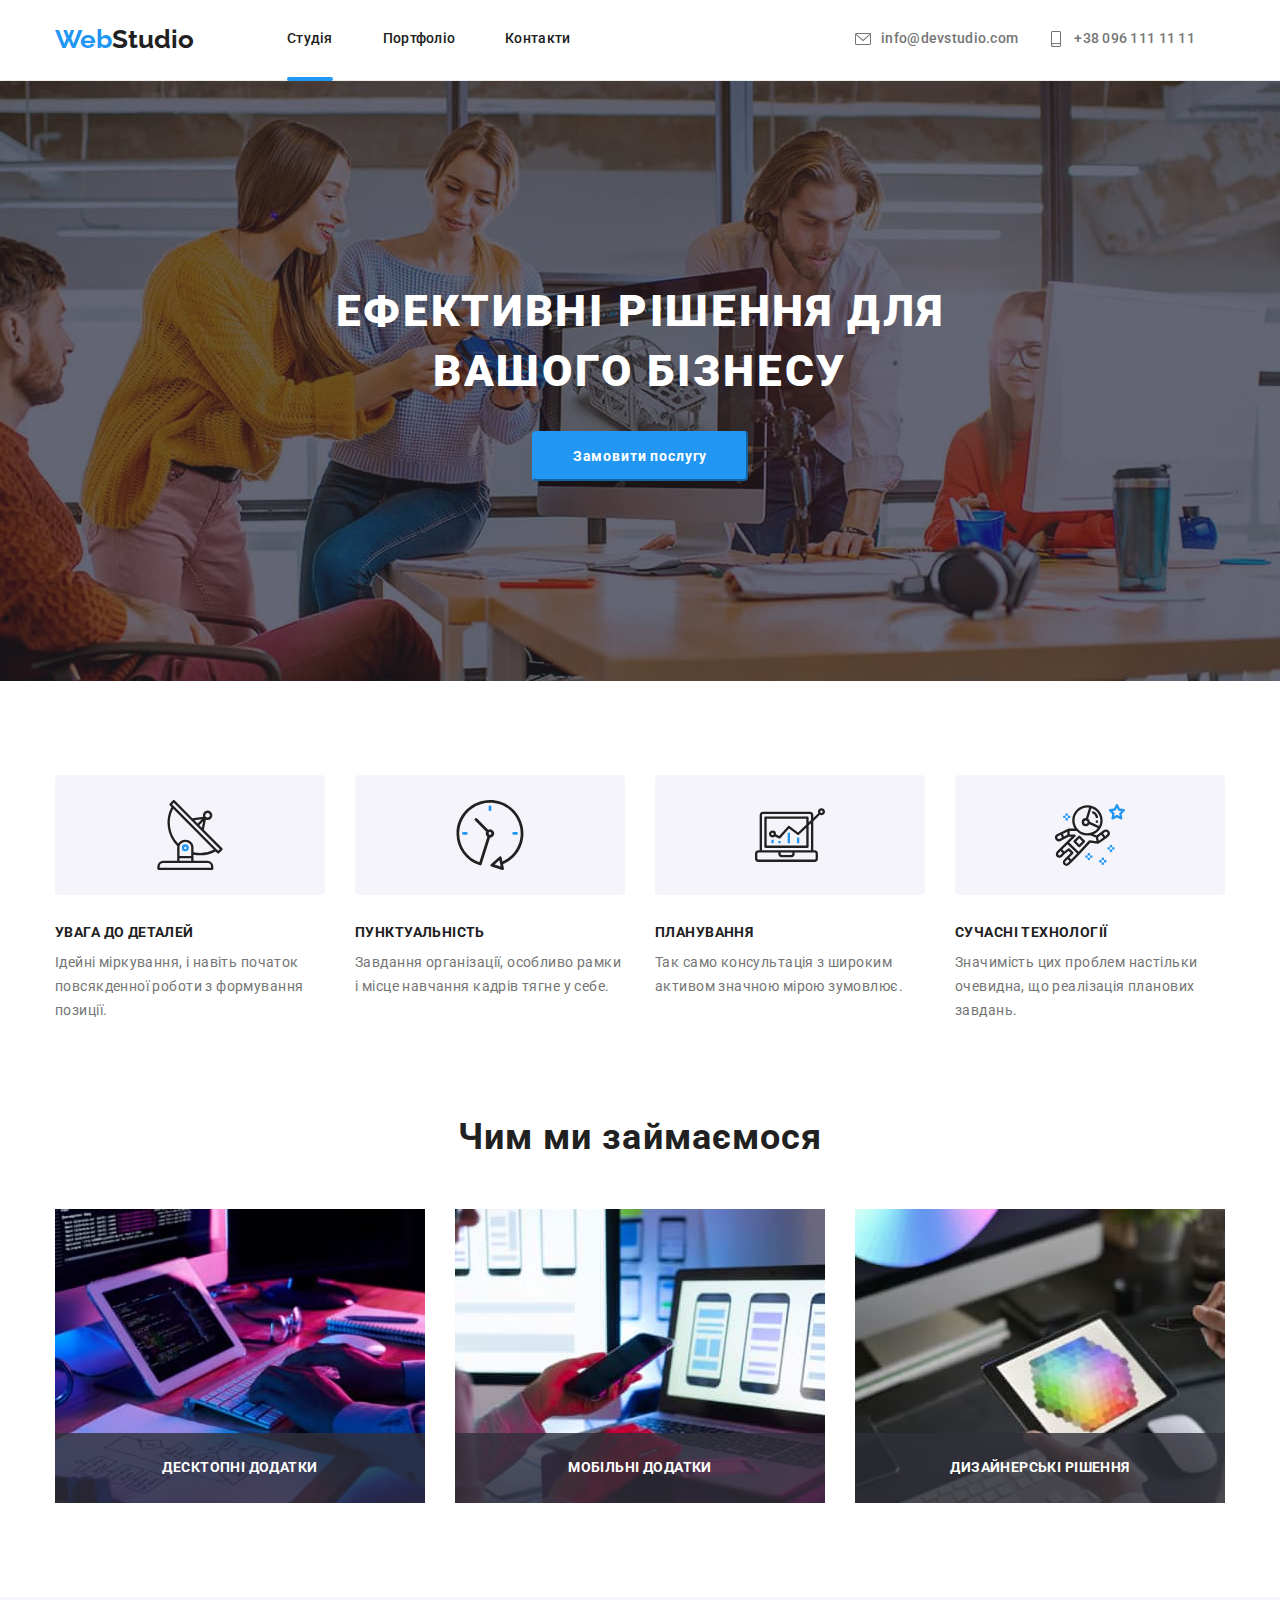
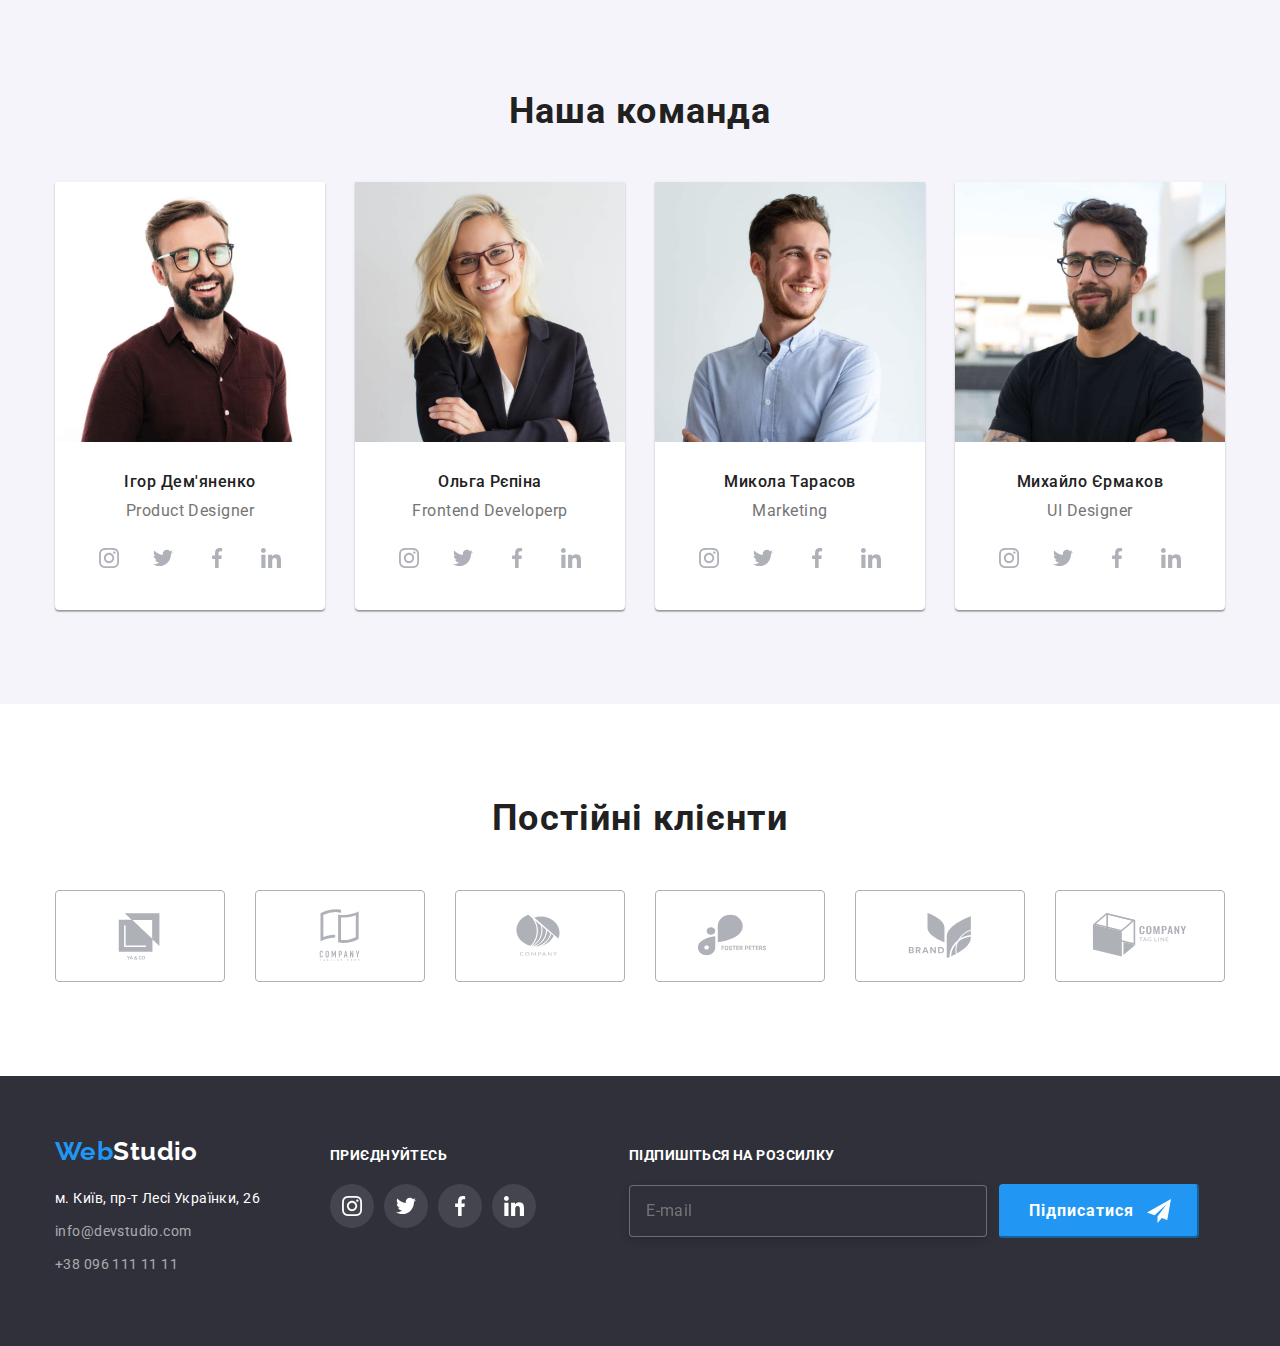
<file: index.html>
<!DOCTYPE html>
<html lang="uk">

<head>
    <meta charset="UTF-8">
    <meta http-equiv="X-UA-Compatible" content="IE=edge">
    <meta name="viewport" content="width=device-width, initial-scale=1.0">
    <link rel="preconnect" href="https://fonts.googleapis.com">
    <link rel="preconnect" href="https://fonts.gstatic.com" crossorigin>
    <link
        href="https://fonts.googleapis.com/css2?family=Raleway:wght@700&family=Roboto:wght@400;500;700;900&display=swap"
        rel="stylesheet">
    <!-- Спочатку нормалізатор -->
    <link rel="stylesheet"
        href="https://cdnjs.cloudflare.com/ajax/libs/modern-normalize/1.0.0/modern-normalize.min.css">
    <!-- В нормалізаторі modern-normalize за замовчуванням заданий глобальний border-box  в своїх стилях його можна не
        вказувати. -->
    <!-- Потім мої стилі -->
    <link rel="stylesheet" href="./css/styles.css" />
    <title>WebStudio</title>
</head>

<body>
    <!------------------------------- Header ------------------->
    <header class="header">
        <div class="container">
            <div class="container-header">
                <nav class="nav-sait">
                    <a class="logo link" href="./index.html" lang="en"><span class="logo-accent">Web</span>Studio</a>
                    <ul class="nav list">
                        <li class="nav-item"><a class="nav-link" href="./index.html">Студія</a> </li>
                        <li><a class="nav-link" href="./portfolio.html">Портфоліо</a> </li>
                        <li><a class="nav-link" href="#">Контакти</a> </li>
                    </ul>
                </nav>
                <div class="header-conect">
                    <ul class="conect list">
                        <li class="conect-item">
                            <a class="conect link" href="mailto:info@devstudio.com">
                                <svg class="conect-icon" width="16" height="16">
                                    <use href="./images/symbol-defs.svg#icon-envelope"></use>
                                </svg>info@devstudio.com</a>
                        </li>
                        <li class="conect-item">
                            <a class="conect link" href="tel:+380961111111">
                                <svg class="conect-icon" width="16" height="16">
                                    <use href="./images/symbol-defs.svg#icon-smartphone"></use>
                                </svg>+38 096 111 11 11</a>
                        </li>
                    </ul>
                </div>
            </div>
        </div>
    </header>

    <main>
        <!------------------ section Hero------------------->
        <section class="hero">
            <h1 class="hero-title">Ефективні рішення для вашого бізнесу</h1>
            <button class="hero-button" type="button" data-modal-open>Замовити послугу</button>
        </section>
        <!---------------------section benefits ------------------->
        <section class="section">
            <div class="container">
                <!-- ЗАХОВАТИ ЗАГОЛОВОК -->
                <h2 class="visually-hidden">Наші переваги</h2>
                <ul class="list benefits">
                    <li class="benefits-item icon-detail">
                        <h3 class="benefits-title">Увага до деталей</h3>
                        <p class="benefits-text">Ідейні міркування, і навіть початок повсякденної роботи з формування
                            позиції.</p>
                    </li>
                    <li class="benefits-item icon-punctuality">
                        <h3 class="benefits-title">Пунктуальність</h3>
                        <p class="benefits-text">Завдання організації, особливо рамки і місце навчання кадрів тягне у
                            себе.</p>
                    </li>
                    <li class="benefits-item icon-time">
                        <h3 class="benefits-title">Планування</h3>
                        <p class="benefits-text">Так само консультація з широким активом значною мірою зумовлює.</p>
                    </li>
                    <li class="benefits-item icon-tech">
                        <h3 class="benefits-title">Сучасні технології</h3>
                        <p class="benefits-text">Значимість цих проблем настільки очевидна, що реалізація планових
                            завдань.</p>
                    </li>
                </ul>
            </div>
        </section>

        <!-- --------------------------about ------------------------>
        <section class="section about">
            <div class="container">
                <h2 class="about-title">Чим ми займаємося</h2>
                <ul class="about list">
                    <li class="about-item">
                        <img src="./images/box1.jpg" alt="компютер" width="370">
                        <div class="about-box">
                            <p class="about-text">десктопні додатки</p>
                        </div>
                    </li>

                    <li class="about-item"><img src="./images/box2.jpg" alt="телефон" width="370">
                        <div class="about-box">
                            <p class="about-text">мобільні додатки</p>
                        </div>
                    </li>

                    <li class="about-item"><img src="./images/box3.jpg" alt="планшет" width="370">
                        <div class="about-box">
                            <p class="about-text">дизайнерські рішення</p>
                        </div>
                    </li>
                </ul>
            </div>
            </div>
        </section>


        <!-- ----------------------- team --------------------------- -->
        <section class="section team">
            <div class="container">
                <h2 class="team-title">Наша команда</h2>
                <ul class=" team list">
                    <li class="card-item">
                        <img src="./images/foto1.jpg" alt="фото-дизайнера" width="270">
                        <div class="card">
                            <h3 class="team-user-name">Ігор Дем'яненко</h3>
                            <p class="team-user">Product Designer</p>
                            <!-- список соц мереж -->
                            <ul class="soc list">
                                <li class="team-soc-item">
                                    <a class="team-soc-link" href="#">
                                        <svg class="soc-icon" with="20" height="20">
                                            <use href="./images/symbol-defs.svg#icon-instagram"></use>
                                        </svg>
                                    </a>
                                </li>
                                <li class="team-soc-item">
                                    <a class="team-soc-link" href="#">
                                        <svg class="soc-icon" with="20" height="20">
                                            <use href="./images/symbol-defs.svg#icon-twitter"></use>
                                        </svg>
                                    </a>
                                </li>
                                <li class="team-soc-item">
                                    <a class="team-soc-link" href="#">
                                        <svg class="soc-icon" with="20" height="20">
                                            <use href="./images/symbol-defs.svg#icon-facebook"></use>
                                        </svg>
                                    </a>
                                </li>
                                <li class="team-soc-item">
                                    <a class="team-soc-link" href="#">
                                        <svg class="soc-icon" with="20" height="20">
                                            <use href="./images/symbol-defs.svg#icon-linkedin"></use>
                                        </svg>
                                    </a>
                                </li>
                            </ul>
                        </div>
                    </li>
                    <li class="card-item">
                        <img src="./images/foto2.jpg" alt="фото-розробника" width="270">
                        <div class="card">
                            <h3 class="team-user-name">Ольга Рєпіна</h3>
                            <p class="team-user">Frontend Developerp</p>
                            <!-- список соц мереж -->
                            <div>
                                <ul class="soc list">
                                    <li class="team-soc-item">
                                        <a class="team-soc-link" href="#">
                                            <svg class="soc-icon" with="20" height="20">
                                                <use href="./images/symbol-defs.svg#icon-instagram"></use>
                                            </svg>
                                        </a>
                                    </li>
                                    <li class="team-soc-item">
                                        <a class="team-soc-link" href="#">
                                            <svg class="soc-icon" with="20" height="20">
                                                <use href="./images/symbol-defs.svg#icon-twitter"></use>
                                            </svg>
                                        </a>
                                    </li>
                                    <li class="team-soc-item">
                                        <a class="team-soc-link" href="#">
                                            <svg class="soc-icon" with="20" height="20">
                                                <use href="./images/symbol-defs.svg#icon-facebook"></use>
                                            </svg>
                                        </a>
                                    </li>
                                    <li class="team-soc-item">
                                        <a class="team-soc-link" href="#">
                                            <svg class="soc-icon" with="20" height="20">
                                                <use href="./images/symbol-defs.svg#icon-linkedin"></use>
                                            </svg>
                                        </a>
                                    </li>
                                </ul>
                            </div>
                    </li>
                    <li class="card-item">
                        <img src="./images/foto3.jpg" alt="фото-маркетолога" width="270">
                        <div class="card">
                            <h3 class="team-user-name">Микола Тарасов</h3>
                            <p class="team-user">Marketing</p>
                            <!-- список соц мереж -->
                            <div>
                                <ul class="soc list">
                                    <li class="team-soc-item">
                                        <a class="team-soc-link" href="#">
                                            <svg class="soc-icon" with="20" height="20">
                                                <use href="./images/symbol-defs.svg#icon-instagram"></use>
                                            </svg>
                                        </a>
                                    </li>
                                    <li class="team-soc-item">
                                        <a class="team-soc-link" href="#">
                                            <svg class="soc-icon" with="20" height="20">
                                                <use href="./images/symbol-defs.svg#icon-twitter"></use>
                                            </svg>
                                        </a>
                                    </li>
                                    <li class="team-soc-item">
                                        <a class="team-soc-link" href="#">
                                            <svg class="soc-icon" with="20" height="20">
                                                <use href="./images/symbol-defs.svg#icon-facebook"></use>
                                            </svg>
                                        </a>
                                    </li>
                                    <li class="team-soc-item">
                                        <a class="team-soc-link" href="#">
                                            <svg class="soc-icon" with="20" height="20">
                                                <use href="./images/symbol-defs.svg#icon-linkedin"></use>
                                            </svg>
                                        </a>
                                    </li>
                                </ul>
                            </div>
                        </div>
                    </li>
                    <li class="card-item">
                        <img src="./images/foto4.jpg" alt="фото-дизайнера-юай" width="270">
                        <div class="card">
                            <h3 class="team-user-name">Михайло Єрмаков</h3>
                            <p class="team-user">UI Designer</p>
                            <!-- список соц мереж -->
                            <div>
                                <ul class="soc list">
                                    <li class="team-soc-item">
                                        <a class="team-soc-link" href="#">
                                            <svg class="soc-icon" with="20" height="20">
                                                <use href="./images/symbol-defs.svg#icon-instagram"></use>
                                            </svg>
                                        </a>
                                    </li>
                                    <li class="team-soc-item">
                                        <a class="team-soc-link" href="#">
                                            <svg class="soc-icon" with="20" height="20">
                                                <use href="./images/symbol-defs.svg#icon-twitter"></use>
                                            </svg>
                                        </a>
                                    </li>
                                    <li class="team-soc-item">
                                        <a class="team-soc-link" href="#">
                                            <svg class="soc-icon" with="20" height="20">
                                                <use href="./images/symbol-defs.svg#icon-facebook"></use>
                                            </svg>
                                        </a>
                                    </li>
                                    <li class="team-soc-item">
                                        <a class="team-soc-link" href="#">
                                            <svg class="soc-icon" with="20" height="20">
                                                <use href="./images/symbol-defs.svg#icon-linkedin"></use>
                                            </svg>
                                        </a>
                                    </li>
                                </ul>
                            </div>
                        </div>
                    </li>
                </ul>
            </div>
        </section>
        <!----------------------- Постійні кліенти client -->
        <section class="section">
            <div class="container">
                <h2 class="client-title">Постійні клієнти</h2>
                <ul class="client list">
                    <li class="client-item">
                        <a class="client-link" href="#">
                            <svg class="client-icon" width="106" height="60">
                                <use href="./images/symbol-defs.svg#icon-Logo1"></use>
                            </svg>
                        </a>
                    </li>
                    <li class="client-item">
                        <a class="client-link" href="#">
                            <svg class="client-icon" width="106" height="60">
                                <use href="./images/symbol-defs.svg#icon-Logo2"></use>
                            </svg>
                        </a>
                    </li>
                    <li class="client-item">
                        <a class="client-link" href="#">
                            <svg class="client-icon" width="106" height="60">
                                <use href="./images/symbol-defs.svg#icon-Logo3"></use>
                            </svg>
                        </a>
                    </li>
                    <li class="client-item">
                        <a class="client-link" href="#">
                            <svg class="client-icon" width="106" height="60">
                                <use href="./images/symbol-defs.svg#icon-Logo4"></use>
                            </svg>
                        </a>
                    </li>
                    <li class="client-item">
                        <a class="client-link" href="#">
                            <svg class="client-icon" width="106" height="60">
                                <use href="./images/symbol-defs.svg#icon-Logo5"></use>
                            </svg>
                        </a>
                    </li>
                    <li class="client-item">
                        <a class="client-link" href="#">
                            <svg class="client-icon" width="106" height="60">
                                <use href="./images/symbol-defs.svg#icon-Logo6"></use>
                            </svg>
                        </a>
                    </li>
                </ul>

            </div>
        </section>
    </main>
    <!------------------------------------- footer -----------------  -->
    <footer class="footer">
        <div class="container container-foot">
            <div class="foot">
                <a class="link footer-logo" href="./index.html" lang="en"><span class="logo-accent">Web</span>Studio</a>
                <address class="container-address">
                    <a class="link address-link" href="https://goo.gl/maps/qexC5noHdbvhc4Kc7" target="_blank"
                        rel="noopener noreferrer">м. Київ, пр-т Лесі Українки, 26</a>
                </address>

                <ul class="foot-contacts list">
                    <li>
                        <a class="foot-contacts link" href="mailto:info@devstudio.com">info@devstudio.com</a>
                    </li>
                    <li>
                        <a class="foot-contacts link" href="tel:+380961111111">+38 096 111 11 11</a>
                    </li>
                </ul>
            </div>

            <div class="add">
                <h3 class="add-title">приєднуйтесь</h3>
                <ul class="soc list">
                    <li class="soc-item">
                        <a class="soc-link" href="#">
                            <svg class="soc-icon" with="20" height="20">
                                <use href="./images/symbol-defs.svg#icon-instagram"></use>
                            </svg>
                        </a>
                    </li>
                    <li class="soc-item">
                        <a class="soc-link" href="#">
                            <svg class="soc-icon" with="20" height="20">
                                <use href="./images/symbol-defs.svg#icon-twitter"></use>
                            </svg>
                        </a>
                    </li>
                    <li class="soc-item">
                        <a class="soc-link" href="#">
                            <svg class="soc-icon" with="20" height="20">
                                <use href="./images/symbol-defs.svg#icon-facebook"></use>
                            </svg>
                        </a>
                    </li>
                    <li class="soc-item">
                        <a class="soc-link" href="#">
                            <svg class="soc-icon" with="20" height="20">
                                <use href="./images/symbol-defs.svg#icon-linkedin"></use>
                            </svg>
                        </a>
                    </li>
                </ul>
            </div>

            <div class="subscribe">
                <h3 class="subscribe-title">підпишіться на розсилку</h3>
                <div class="subscribe-container">
                    <input class="subscribe-inp" type="email" name="mail" id="mail" placeholder="E-mail" />
                    <button class="subscribe-button" type="submit"> Підписатися</button>
                    <svg class="icon-send" width="24" height="24">
                        <use href="./images/icons.svg#icon-send"></use>
                    </svg>
                </div>
            </div>
        </div>
    </footer>

    <!---------------------------------модальне вікно--------->
    <div class="backdrop is-hidden" data-modal>
        <div class="modal">
            <form class="form">
                <button type="button" class="modal-close-btn" data-modal-close>
                    <svg class="icon-close" width="18" height="18">
                        <use href="./images/icons.svg#icon-close"></use>
                    </svg>
                </button>
                <h2 class="title-modal">Залиште свої дані, ми вам передзвонимо</h2>

                <label class="form-label">
                    <span class="form-title-fild">Ім'я</span>
                    <span class="form-container">
                        <input class="form-input" type="text" name="username" placeholder=" " />
                        <svg class="icon" width="18" height="18">
                            <use href="./images/icons.svg#icon-person"></use>
                        </svg>
                    </span>
                </label>

                <label class="form-label">
                    <span class="form-title-fild">Телефон</span>
                    <span class="form-container">
                        <input class="form-input" type="tel" name="usertel" placeholder=" "/>
                        <svg class="icon" width="18" height="18">
                            <use href="./images/icons.svg#icon-phone"></use>
                        </svg>
                    </span>
                </label>

                <label class="form-label">
                    <span class="form-title-fild">Пошта</span>
                    <span class="form-container">
                        <input class="form-input" type="email" name="mail" placeholder=" " />
                        <svg class="icon" width="18" height="18">
                            <use href="./images/icons.svg#icon-email"></use>
                        </svg>
                    </span>
                </label>

                <label class="form-label">
                    <span class="form-title-fild">Коментар</span>
                    <textarea name="coment" class="form-textarea" rows="6" placeholder="Введіть текст"></textarea>
                </label>

                <label class="check">
                    <input class="check-inp" type="checkbox" name="dogovor" value="">
                    <span class="check-icon"></span>
                    <span>Погоджуюся з розсилкою та приймаю
                        <a class="dogovor-accent" href=""> Умови договору</a> </span>
                </label>
                <button class="form-button" type="submit">Відправити</button>
            </form>

        </div>
    </div>
    <script src="./js/modal.js"></script>
</body>

</html>
</file>
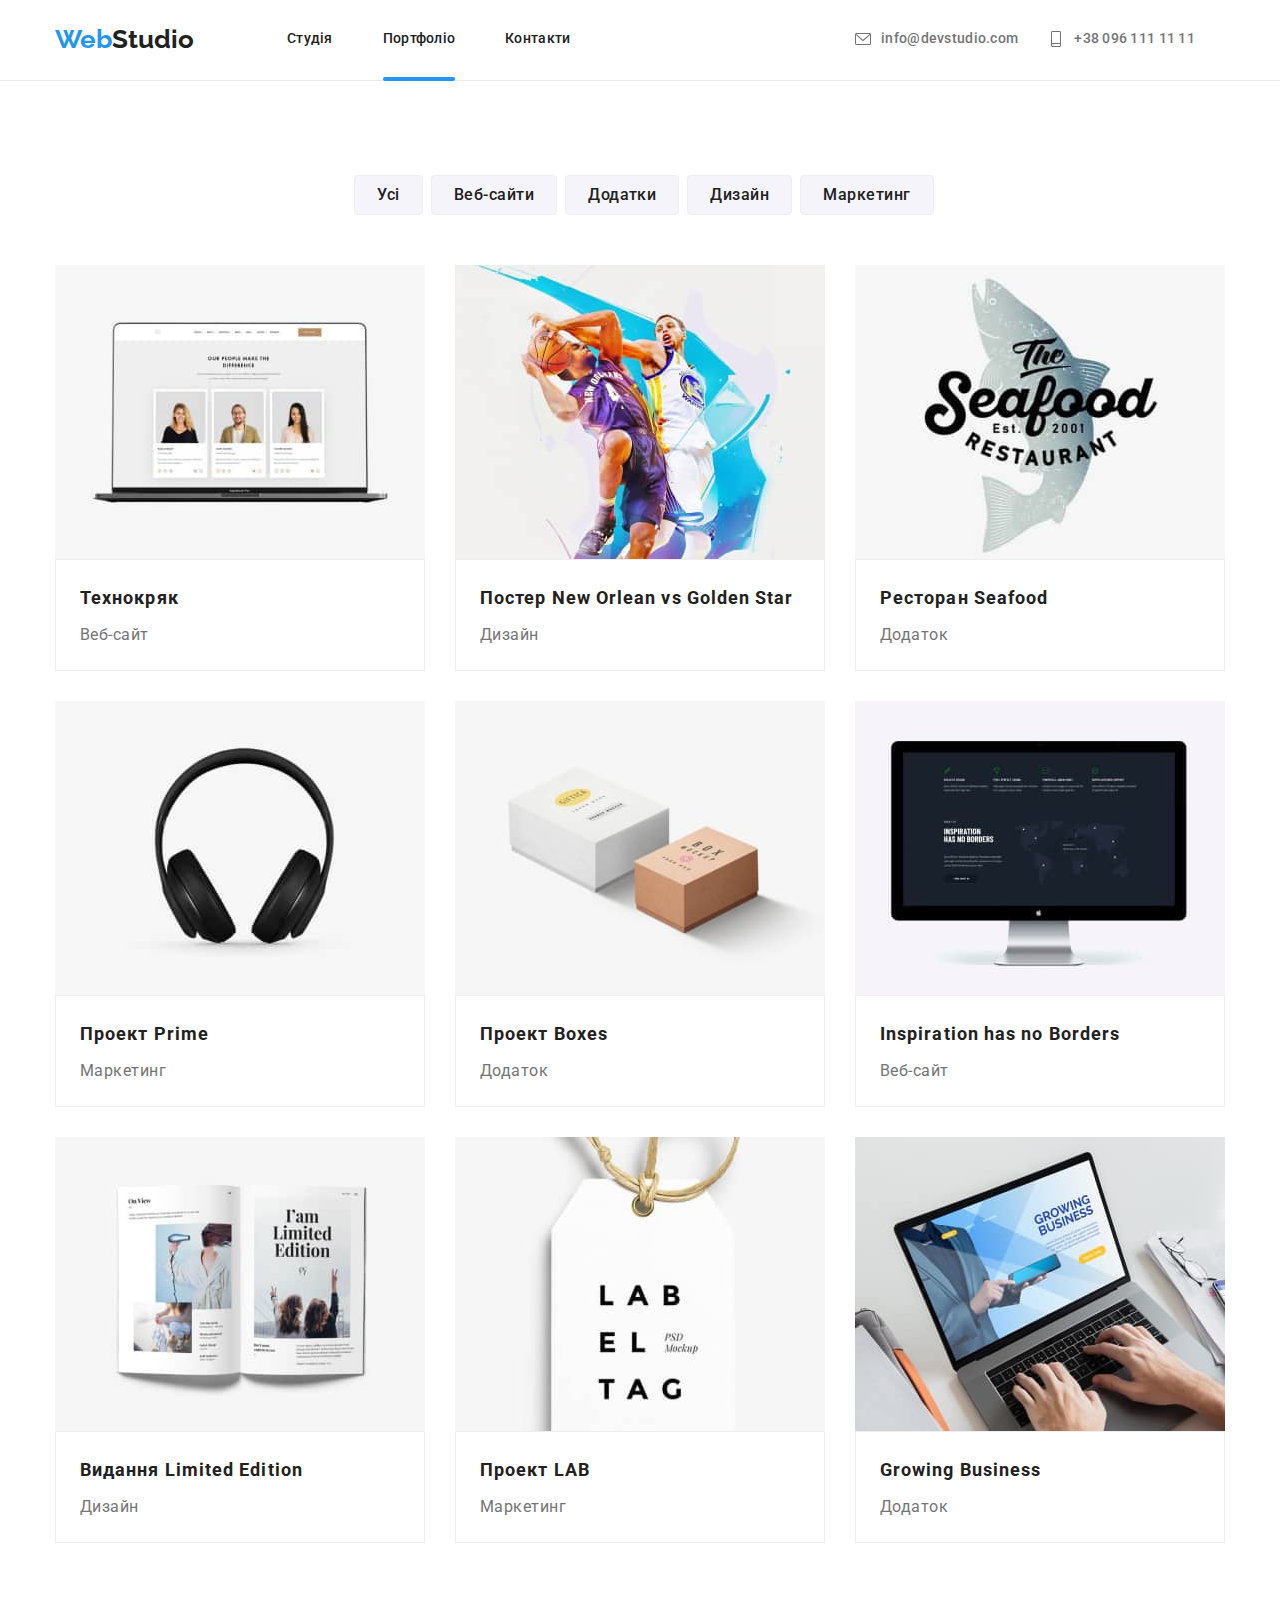
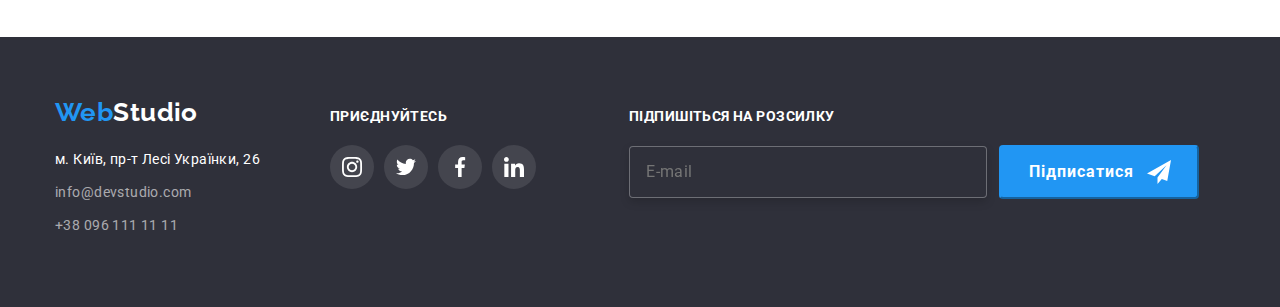
<file: portfolio.html>
<!DOCTYPE html>
<html lang="uk">

<head>
    <meta charset="UTF-8">
    <meta http-equiv="X-UA-Compatible" content="IE=edge">
    <meta name="viewport" content="width=device-width, initial-scale=1.0">
    <link rel="preconnect" href="https://fonts.googleapis.com">
    <link rel="preconnect" href="https://fonts.gstatic.com" crossorigin>
    <link
        href="https://fonts.googleapis.com/css2?family=Raleway:wght@700&family=Roboto:wght@400;500;700;900&display=swap"
        rel="stylesheet">
    <!-- Спочатку нормалізатор -->
    <link rel="stylesheet"
        href="https://cdnjs.cloudflare.com/ajax/libs/modern-normalize/1.0.0/modern-normalize.min.css">
    <!-- В нормалізаторі modern-normalize за замовчуванням заданий глобальний border-box  в своїх стилях його можна не
        вказувати. -->
    <!-- Потім мої стилі -->
    <link rel="stylesheet" href="./css/styles.css" />
    <title>WebStudio</title>
</head>

<body>
    <!-------------------------------------- Header ------------------->
    <header class="header">
        <div class="container">
            <div class="container-header">
                <nav class="nav-sait">
                    <a class="logo link" href="./index.html" lang="en"><span class="logo-accent">Web</span>Studio</a>
                    <ul class="nav list">
                        <li><a class="nav-link" href="./index.html">Студія</a> </li>
                        <li class="nav-item"><a class="nav-link" href="./portfolio.html">Портфоліо</a> </li>
                        <li><a class="nav-link" href="#">Контакти</a> </li>
                    </ul>
                </nav>

                <div class="header-conect">
                    <ul class="conect list">
                        <li class="conect-item">
                            <a class="conect link" href="mailto:info@devstudio.com">
                                <svg class="conect-icon" width="16" height="16">
                                    <use href="./images/symbol-defs.svg#icon-envelope"></use>
                                </svg>info@devstudio.com</a>
                        </li>
                        <li class="conect-item">
                            <a class="conect link" href="tel:+380961111111">
                                <svg class="conect-icon" width="16" height="16">
                                    <use href="./images/symbol-defs.svg#icon-smartphone"></use>
                                </svg>+38 096 111 11 11</a>
                        </li>
                    </ul>
                </div>
            </div>
        </div>
    </header>


    </div>
    <main>
        <!------------------------- список кнопок-------------->
        <section class="section">
            <div class="container">
                <div class="btn-container">
                    <ul class="list">
                        <li class="btn-item"> <button class="button button-potfolio" type="button">Усі</button></li>
                        <li class="btn-item"> <button class="button button-potfolio" type="button">Веб-сайти</button>
                        </li>
                        <li class="btn-item"> <button class="button button-potfolio" type="button">Додатки</button></li>
                        <li class="btn-item"> <button class="button button-potfolio" type="button">Дизайн</button></li>
                        <li class="btn-item"> <button class="button button-potfolio" type="button">Маркетинг</button>
                        </li>
                    </ul>
                </div>
                <!-------------------------наші роботи products------------------->
                <ul class="list products-card">
                    <li class="products-card-item">
                        <div class="product-overflow">
                            <img clas="product-img" src="./images/tehnocrack.jpg" alt="технокряк" width="370">
                            <p class="products-actions"> Ресурс пропонує комплексні пропозиції з різним рівнем
                                функціоналу та сервісів. Все це
                                дозволить відвідувачу отримати
                                вичерпні відомості про компанію чи приватну особу.
                            </p>
                        </div>
                        <div class="products-text">
                            <h3 class="products-title">Технокряк</h3>
                            <p class="products-type">Веб-сайт</p>
                        </div>
                    </li>
                    <li class="products-card-item">
                        <div class="product-overflow">
                            <img clas="product-img" src="./images/neworlean.jpg" alt="ньюОрлеан" width="370">
                            <p class="products-actions"> Ресурс пропонує комплексні пропозиції з різним рівнем
                                функціоналу та сервісів. Все це
                                дозволить відвідувачу отримати
                                вичерпні відомості про компанію чи приватну особу.
                            </p>
                        </div>
                        <div class="products-text">
                            <h3 class="products-title">Постер New Orlean vs Golden Star</h3>
                            <p class="products-type">Дизайн</p>
                        </div>
                    </li>
                    <li class="products-card-item">
                        <div class="product-overflow">
                            <img clas="product-img" src="./images/seafood.jpg" alt="ресторан" width="370">
                            <p class="products-actions"> Ресурс пропонує комплексні пропозиції з різним рівнем
                                функціоналу та сервісів. Все
                                це
                                дозволить відвідувачу отримати
                                вичерпні відомості про компанію чи приватну особу.
                            </p>
                        </div>
                        <div class="products-text">
                            <h3 class="products-title"> Ресторан <span lang="en">Seafood</span></h3>
                            <p class="products-type">Додаток</p>
                        </div>
                    </li>
                    <li class="products-card-item">
                        <div class="product-overflow">
                            <img clas="product-img" src="./images/prime.jpg" alt="прайм" width="370">
                            <p class="products-actions"> Ресурс пропонує комплексні пропозиції з різним рівнем
                                функціоналу та сервісів. Все
                                це
                                дозволить відвідувачу отримати
                                вичерпні відомості про компанію чи приватну особу.
                            </p>
                        </div>
                        <div class="products-text">
                            <h3 class="products-title">Проект <span lang="en">Prime</span></h3>
                            <p class="products-type">Маркетинг</p>
                        </div>
                    </li>
                    <li class="products-card-item">
                        <div class="product-overflow">
                            <img clas="product-img" src="./images/boxes.jpg" alt="боксес" width="370">
                            <p class="products-actions"> Ресурс пропонує комплексні пропозиції з різним рівнем
                                функціоналу та сервісів. Все
                                це
                                дозволить відвідувачу отримати
                                вичерпні відомості про компанію чи приватну особу.
                            </p>
                        </div>
                        <div class="products-text">
                            <h3 class="products-title">Проект <span lang="en">Boxes</span></h3>
                            <p class="products-type">Додаток</p>
                        </div>
                    </li>
                    <li class="products-card-item">
                        <div class="product-overflow">
                            <img clas="product-img" src="./images/inspiration.jpg" alt="натхнення" width="370">
                            <p class="products-actions"> Ресурс пропонує комплексні пропозиції з різним рівнем
                                функціоналу та сервісів. Все
                                це
                                дозволить відвідувачу отримати
                                вичерпні відомості про компанію чи приватну особу.
                            </p>
                        </div>
                        <div class="products-text">
                            <h3 class="products-title"> Inspiration has no Borders</h3>
                            <p class="products-type">Веб-сайт</p>
                        </div>
                    </li>
                    <li class="products-card-item">
                        <div class="product-overflow">
                            <img clas="product-img" src="./images/limited.jpg" alt="видання" width="370">
                            <p class="products-actions"> Ресурс пропонує комплексні пропозиції з різним рівнем
                                функціоналу та сервісів. Все
                                це
                                дозволить відвідувачу отримати
                                вичерпні відомості про компанію чи приватну особу.
                            </p>
                        </div>
                        <div class="products-text">
                            <h3 class="products-title">Видання <span lang="en">Limited Edition</span></h3>
                            <p class="products-type">Дизайн</p>
                        </div>
                    </li>
                    <li class="products-card-item">
                        <div class="product-overflow">
                            <img clas="product-img" src="./images/lab.jpg" alt="лаб" width="370">
                            <p class="products-actions"> Ресурс пропонує комплексні пропозиції з різним рівнем
                                функціоналу та сервісів. Все
                                це
                                дозволить відвідувачу отримати
                                вичерпні відомості про компанію чи приватну особу.
                            </p>
                        </div>
                        <div class="products-text">
                            <h3 class="products-title">Проект <span lang="en">LAB</span></h3>
                            <p class="products-type">Маркетинг</p>
                        </div>
                    </li>
                    <li class="products-card-item">
                        <div class="product-overflow">
                            <img clas="product-img" src="./images/business.jpg" alt="бизнес" width="370">
                            <p class="products-actions"> Ресурс пропонує комплексні пропозиції з різним рівнем
                                функціоналу та сервісів. Все
                                це
                                дозволить відвідувачу отримати
                                вичерпні відомості про компанію чи приватну особу.
                            </p>
                        </div>
                        <div class="products-text">
                            <h3 class="products-title"> <span lang="en">Growing Business</span></h3>
                            <p class="products-type">Додаток</p>
                        </div>
                    </li>
                </ul>
            </div>
        </section>
    </main>
    <!----------------- footer ----------------->
<footer class="footer">
    <div class="container container-foot">
        <div class="foot">
            <a class="link footer-logo" href="./index.html" lang="en"><span class="logo-accent">Web</span>Studio</a>
            <address class="container-address">
                <a class="link address-link" href="https://goo.gl/maps/qexC5noHdbvhc4Kc7" target="_blank"
                    rel="noopener noreferrer">м. Київ, пр-т Лесі Українки, 26</a>
            </address>

            <ul class="foot-contacts list">
                <li>
                    <a class="foot-contacts link" href="mailto:info@devstudio.com">info@devstudio.com</a>
                </li>
                <li>
                    <a class="foot-contacts link" href="tel:+380961111111">+38 096 111 11 11</a>
                </li>
            </ul>
        </div>

        <div class="add">
            <h3 class="add-title">приєднуйтесь</h3>
            <ul class="soc list">
                <li class="soc-item">
                    <a class="soc-link" href="#">
                        <svg class="soc-icon" with="20" height="20">
                            <use href="./images/symbol-defs.svg#icon-instagram"></use>
                        </svg>
                    </a>
                </li>
                <li class="soc-item">
                    <a class="soc-link" href="#">
                        <svg class="soc-icon" with="20" height="20">
                            <use href="./images/symbol-defs.svg#icon-twitter"></use>
                        </svg>
                    </a>
                </li>
                <li class="soc-item">
                    <a class="soc-link" href="#">
                        <svg class="soc-icon" with="20" height="20">
                            <use href="./images/symbol-defs.svg#icon-facebook"></use>
                        </svg>
                    </a>
                </li>
                <li class="soc-item">
                    <a class="soc-link" href="#">
                        <svg class="soc-icon" with="20" height="20">
                            <use href="./images/symbol-defs.svg#icon-linkedin"></use>
                        </svg>
                    </a>
                </li>
            </ul>
        </div>

        <div class="subscribe">
            <h3 class="subscribe-title">підпишіться на розсилку</h3>
            <div class="subscribe-container">
                <input class="subscribe-inp" type="email" name="mail" id="mail" placeholder="E-mail" />
                <button class="subscribe-button" type="submit"> Підписатися</button>
                <svg class="icon-send" width="24" height="24">
                    <use href="./images/icons.svg#icon-send"></use>
                </svg>
            </div>
        </div>
    </div>
</footer>

</body>

</html>
</file>
<file: css/styles.css>
/* outline: 5px solid black; */
/* background-color:blueviolet; */

/* Для всіх ефектів ховер і фокуса (колір, фон, тінь) зроблені переходи. Час - 250ms,
функція розподілу часу - cubic-bezier(0.4, 0, 0.2, 1) */

:root {
    --timing-function: 250ms cubic-bezier(0.4, 0, 0.2, 1);
    /* колір текста основного #757575*/
    /* колір текста для заголовок #212121 */
    --primary-text-color: #757575;
    --secondary-text-color: #212121;
    /* акцентный колір фону #2196F3*/
    /* акцентный колір тексту #FFFFFF*/
    --acсent-backgroud: #2196F3;
    --accent-text: #FFFFFF;
    /* колір фона основний  #FFFFFF */
    /* колір фона для Hero та footer #2F303A*/
    --background-color: #F5F4FA;
    --primary-background-color: #FFFFFF;
    --secondary-background-color: #2F303A;
}

/* font-weight: 400; */
/* font-style: normal за замовчуванням є у браузера   */
body {
    font-family: 'Roboto', sans-serif;
    font-size: 14px;
    font-weight: 400px;
    background-color: var(--primary-background-color);
    color: var(--primary-text-color);
}

.link {
    display: flex;
    text-decoration: none;
}

.list {
    display: flex;
    list-style: none;
}

.button {
    font-family: 'Roboto', sans-serif;
    cursor: pointer;
    text-align: center;
}

/*--- заховати заголовок--- */
.visually-hidden {
    position: absolute;
    white-space: nowrap;
    width: 1px;
    height: 1px;
    overflow: hidden;
    border: 0;
    padding: 0;
    clip: rect(0 0 0 0);
    clip-path: inset(50%);
    margin: -1px;
}

textarea {
    resize: none;
}

p,
h1,
h2,
h3,
h4,
h5,
h6 {
    margin: 0;
}

ol,
ul {
    margin: 0;
    padding-left: 0;
    list-style: none;
}

a {
    color: currentColor;
    text-decoration: none;
}

img {
    display: block;
    max-width: 100%;
    height: auto;
}

.container {
    /* width: 1170 + 2*15px= 1200; */
    width: 1200px;
    padding-left: 15px;
    padding-right: 15px;
    margin: 0 auto;
}

.section {
    padding-top: 94px;
    padding-bottom: 94px;
}

.current {
    /* --acсent-backgroud: #2196F3; синий */
    color: var(--acсent-backgroud);
}

/* ------------------заголовок с навигацией------------- */
.header {
    padding-top: 24px;
    padding-bottom: 25px;
    border-bottom: 1px solid #ECECEC;

}

/* короб для лого та кроба с навигацией та контактами */
.container-header {
    display: flex;
    align-items: center;
}

/* короб для ссылок с навигацией по сайту  */
.nav-sait {
    display: flex;
    align-items: center;

}

/* короб для телеф та емайла */
.header-conect {
    margin-left: auto;

}


/* =================================================== */
.logo {
    font-family: 'Raleway';
    font-weight: 700;
    font-size: 26px;
    line-height: 1.19;
    color: var(--secondary-text-color);
}

.logo-accent {
    color: var(--acсent-backgroud);
}

.logo.link {
    margin-right: 93px;
}

/* ==================================================== */

/*  элементы навигации по сайту /сайт портфолио контакты */
.nav {
    gap: 50px;
    font-weight: 500;
    line-height: 1.14;
    color: var(--secondary-text-color);
    letter-spacing: 0.02em;
}

.nav-link {
    transition: var(--timing-function);
}

.nav-link:hover,
.nav-link:focus {
    color: var(--acсent-backgroud);

}


.nav-item {
    position: relative;
}

.nav-item::after {
    position: absolute;
    left: 0px;
    top: 46px;
    content: "";
    width: 100%;
    height: 4px;
    background: var(--acсent-backgroud);
    border-radius: 2px;




}

/* ========== номера телефона и емайла====== */
.conect {
    justify-content: baseline;
    font-weight: 500;
    line-height: 1.14;
    letter-spacing: 0.02em;
    color: var(--primary-text-color);
    fill: currentColor;
    transition: color var(--timing-function);
}

.conect-item {
    margin-right: 30px;
}

.conect-icon {
    margin-right: 10px;
}

.conect:hover,
.conect:focus {
    color: var(--acсent-backgroud);
}



/* ----------------------------Hero-------------------- */
.hero {
    max-width: 1600px;
    margin: 0 auto;
    padding: 200px 0px;
    background: var(--secondary-background-color);
    text-align: center;
    background-image: linear-gradient(rgba(47, 48, 58, 0.4), rgba(47, 48, 58, 0.4)), url(../images/hero.jpg);
    background-repeat: no-repeat;
    background-position: center;
    background-size: cover;
}

.hero-title {
    width: 696px;
    font-weight: 900;
    font-size: 44px;
    line-height: calc(60/44);
    color: var(--primary-background-color);
    text-transform: uppercase;
    letter-spacing: 0.06em;
    margin: 0 auto;
    margin-bottom: 30px;


}

.hero-button {
    width: 216px;
    font-weight: 700;
    line-height: 1.87;
    color: var(--accent-text);
    background: var(--acсent-backgroud);
    border-radius: 4px;
    border-color: var(--acсent-backgroud);
    letter-spacing: 0.06em;
    align-items: center;
    padding: 10px 32px;
}


/* -----------------------benefits------------------- */
.benefits {
    gap: 30px;
}

.benefits-item {
    width: 270px;
}

.benefits-item::before {
    display: block;
    content: "";
    height: 120px;
    margin-bottom: 30px;
    background-repeat: no-repeat;
    background-position: center;
    background-color: var(--background-color);
    border-radius: 4px;

}

.icon-detail::before {
    background-image: url(../images/icon/antenna.svg);
}

.icon-punctuality::before {
    background-image: url(../images/icon/clock.svg);
}

.icon-time::before {
    background-image: url(../images/icon/diagram.svg);
}

.icon-tech::before {
    background-image: url(../images/icon/astronaut.svg);
}

/*----- заголовок h3---- */
.benefits-title {
    font-weight: 700;
    font-size: 14px;
    line-height: 1.14;
    color: var(--secondary-text-color);
    letter-spacing: 0.03em;
    text-transform: uppercase;
    margin-bottom: 10px;
}



.benefits-text {
    font-size: 14px;
    line-height: 1.71;
    letter-spacing: 0.03em;
}

/* -------заголовок h2 для about team client---------------- */
.about-title,
.team-title,
.client-title {
    font-weight: 700;
    font-size: 36px;
    line-height: 1.16;
    color: var(--secondary-text-color);
    letter-spacing: 0.03em;
    text-align: center;
    margin-bottom: 50px;
}

/* ---------------------- about --------------------- */
.section.about {
    padding-top: 0px;
}

.about.list {
    gap: 30px;
}

.about-item {
    position: relative;
}

.about-box {
    position: absolute;
    left: 0;
    bottom: 0;
    width: 100%;
    height: 70px;
    background: rgba(47, 48, 58, 0.8);
    text-align: center;
    padding: 27px;
}

.about-text {
    font-weight: 700;
    font-size: 14px;
    line-height: 1.14;
    letter-spacing: 0.03em;
    text-transform: uppercase;
    color: var(--accent-text);

}

/* ----------------------------team------------------ */
.team {
    gap: 30px;
    background-color: var(--background-color);
}

.card-item {
    max-width: 270px;
    gap: 30px;
    background: var(--primary-background-color);
    box-shadow: 0px 1px 3px rgba(0, 0, 0, 0.12), 0px 1px 1px rgba(0, 0, 0, 0.14), 0px 2px 1px rgba(0, 0, 0, 0.2);
    border-radius: 0px 0px 4px 4px;
}

.card {
    padding-top: 30px;
    padding-bottom: 30px;
}

.team-user-name {
    font-weight: 500;
    font-size: 16px;
    line-height: 1.19;
    color: var(--secondary-text-color);
    letter-spacing: 0.03em;
    text-align: center;
    margin-bottom: 10px;
}

.team-user {
    font-size: 16px;
    line-height: 1.19;
    letter-spacing: 0.03em;
    text-align: center;
    margin-bottom: 16px;
}

/* список іконок для соц сетей  */
.soc {
    display: flex;
    justify-content: center;
    align-items: baseline;
    gap: 10px;
}

.soc-link {
    fill: currentColor;
    /* передаем колір через fill от
    item  до  link */
}

.team-soc-item {
    color: #AFB1B8;
}

.team-soc-link,
.soc-link {
    width: 44px;
    height: 44px;
    border-radius: 50%;
    display: flex;
    align-items: center;
    justify-content: center;
    background-color: var(--primary-background-color);
    transition: color var(--timing-function), background-color var(--timing-function);
    fill: currentColor;
}

/* передаем колір через fill от .team-soc-item до team-soc-link */

.team-soc-link:hover,
.team-soc-link:focus {
    /* на білом підсв синім   */
    background-color: var(--acсent-backgroud);
    color: var(--accent-text);

}


/* ---------------------- Постійні кліенти client --> */

.client.list {
    justify-content: space-between;
    text-align: center;
}


.client-link {
    width: 170px;
    height: 92px;
    display: flex;
    justify-content: center;
    align-items: center;
    border: 1px solid #AFB1B8;
    border-radius: 4px;
    color: #AFB1B8;
    transition: color var(--timing-function), border-color var(--timing-function);
}

.client-icon {
    fill: currentColor;
}

.client-link:hover,
.client-link:focus {
    border-color: var(--acсent-backgroud);
    color: var(--acсent-backgroud);

}


/* --------------------------footer------- */
.footer {

    margin: 0 auto;
    padding-top: 60px;
    padding-bottom: 60px;
    background: var(--secondary-background-color);
    line-height: 1.71;
    letter-spacing: 0.03em;
}

.container-foot {
    display: flex;
    align-items: baseline;
}

.foot {
    display: block;
}


.footer-logo {
    font-family: 'Raleway';
    font-style: normal;
    font-weight: 700;
    font-size: 26px;
    line-height: 1.19;
    width: 145px;
    margin-bottom: 20px;
    color: var(--accent-text);
}

.container-address {
    display: block;
    margin-bottom: 9px;
}

.address-link {
    font-style: normal;
    line-height: 1.71;
    letter-spacing: 0.03em;
    color: var(--accent-text);
}

.foot-contacts {
    display: block;
    margin-bottom: 9px;
    color: rgba(255, 255, 255, 0.6);
}

.add-title,
.subscribe-title {
    font-weight: 700;
    font-size: 14px;
    line-height: 1.14;
    color: var(--accent-text);
    letter-spacing: 0.03em;
    text-transform: uppercase;
    margin-bottom: 20px;
}

.soc-item {
    color: var(--accent-text);
}

.soc-link {
    background-color: rgba(255, 255, 255, 0.1);
    transition: color var(--timing-function), background-color var(--timing-function);
}


.soc-link:hover,
.soc-link:focus {
    /* на білом підсв синім   */
    background-color: var(--acсent-backgroud);
    color: var(--accent-text);
}

.add {
    display: block;
    margin-left: 70px;
}

.subscribe {
    margin-left: 93px;
    margin-right: 0px;
}

.subscribe-container {
    position: relative;
    display: flex;
    width: 570px;
    justify-content: space-between;
    align-items: center;
    gap: 12px;
}

/* поле для e-mail  */
.subscribe-inp {
    display: flex;
    width: 358px;
    align-items: center;
    font-size: 16px;
    line-height: calc(20/16);
    letter-spacing: 0.03em;
    padding: 15px 0px 15px 16px;
    background-color: var(--secondary-background-color);
    border: 1px solid rgba(255, 255, 255, 0.3);
    filter: drop-shadow(0px 4px 4px rgba(0, 0, 0, 0.15));
    border-radius: 4px;
    color: rgba(255, 255, 255, 0.6);
}

.subscribe-button {
    width: 200px;
    padding: 10px;
    font-weight: 700;
    font-size: 16px;
    line-height: calc(30/16);
    letter-spacing: 0.06em;
    align-items: center;
    text-align: left;
    padding: 10px 28px;
    color: var(--accent-text);
    background: var(--acсent-backgroud);
    border-radius: 4px;
    border-color: var(--acсent-backgroud);
}

.icon-send {
    position: absolute;
    right: 28px;
    margin-left: 10px;
    fill: var(--accent-text);
}



/* ----------------------------portfolio--------------- */
.btn-container {
    display: flex;
    justify-content: center;
    margin-bottom: 50px;
}

.button-potfolio {
    font-weight: 500;
    font-size: 16px;
    line-height: 1.625;
    color: var(--secondary-text-color);
    letter-spacing: 0.03em;
    padding: 6px 22px;
    background-color: var(--background-color);
    border-radius: 4px;
    border: 1px solid #EEEEEE;
    transition: color var(--timing-function), background-color var(--timing-function);
}

.btn-item {
    margin-left: 8px;
}

.button-potfolio:hover,
.button-potfolio:focus {
    color: var(--accent-text);
    background-color: var(--acсent-backgroud);
}

.products-card {
    display: flex;
    flex-wrap: wrap;
    gap: 30px;
    background: var(--primary-background-color);
    /* flex-basis: calc((100% - 30px) / 3); */
}

.products-card-item {
    transition: box-shadow var(--timing-function);
}

.products-card-item:hover,
.products-card-item:focus {
    box-shadow: 0px 1px 1px rgba(0, 0, 0, 0.12), 0px 4px 4px rgba(0, 0, 0, 0.06), 1px 4px 6px rgba(0, 0, 0, 0.16);
}

.products-text {
    padding: 20px 24px;
    border: 1px solid #EEEEEE;
}

.products-title {
    font-weight: 700;
    font-size: 18px;
    line-height: 2;
    color: var(--secondary-text-color);
    letter-spacing: 0.06em;
    margin-bottom: 4px;
}

.products-type {
    font-size: 16px;
    line-height: 1.875;
    letter-spacing: 0.03em;

}

.product-overflow {
    position: relative;
    overflow: hidden;
}

.products-actions {
    position: absolute;
    top: 0;
    left: 0;
    height: 100%;
    font-size: 18px;
    line-height: 1.56;
    letter-spacing: 0.03em;
    color: var(--accent-text);
    padding: 63px 24px 0px 24px;
    background: rgba(33, 150, 243, 0.9);
    transform: translateY(100%);
    transition: transform var(--timing-function);
}

.products-card-item:hover .products-actions {
    transform: translateY(0%);
}

/* ----------------модальне вікно------------ */

.backdrop {
    position: fixed;
    top: 0px;
    left: 0px;
    width: 100%;
    height: 100%;
    background: rgba(0, 0, 0, 0.2);
    transition: opacity var(--timing-function), visibility var(--timing-function);
}

/*  кінцевий стан модалки  */
.modal {
    position: absolute;
    top: 50%;
    left: 50%;
    min-width: 528px;
    min-height: 581px;
    background: var(--primary-background-color);
    box-shadow: 0px 1px 3px rgba(0, 0, 0, 0.12), 0px 1px 1px rgba(0, 0, 0, 0.14), 0px 2px 1px rgba(0, 0, 0, 0.2);
    border-radius: 4px;
    transform: translate(-50%, -50%) scaleY(1) rotate(0deg);
    transition: transform 250ms linear;
}

/*  початковий стан модалки захований backdrop-ом   */
.backdrop.is-hidden .modal {
    transform: translate(-50%, -50%) scaleY(0) rotate(90deg);
}

.backdrop.is-hidden {
    opacity: 0;
    visibility: hidden;
    pointer-events: none;
}

.form {
    position: relative;
    width: 528px;
    height: 581px;
    background: var(--accent-text);
    box-shadow: 0px 1px 3px rgba(0, 0, 0, 0.12), 0px 1px 1px rgba(0, 0, 0, 0.14), 0px 2px 1px rgba(0, 0, 0, 0.2);
    border-radius: 4px;
    padding: 40px;
}

.modal-close-btn {
    position: absolute;
    top: 8px;
    right: 8px;
    display: flex;
    align-items: center;
    justify-content: center;
    width: 30px;
    height: 30px;
    background: var(--primary-background-color);
    border: 1px solid rgba(0, 0, 0, 0.1);
    border-radius: 50%;
    background-color: transparent;
    padding: 0;
    cursor: pointer;
}

.icon-close {
    transition: fill var(--timing-function);
}

.icon-close:hover,
.icon-close:focus {
    fill: var(--acсent-backgroud);
}

/* заголовок модального вікна */
.title-modal {
    font-weight: 700;
    font-size: 20px;
    line-height: 1.15;
    text-align: center;
    letter-spacing: 0.03em;
    color: var(--secondary-text-color);
    margin-bottom: 12px;
}

.form-container {
    position: relative;
}

/* заголовок-назви для поля вводу */
.form-title-fild {
    font-size: 12px;
    line-height: calc(14/12);
    letter-spacing: 0.01em;
    margin-bottom: 4px;
}

.form-input {
    display: block;
    width: 100%;
    height: 40px;
    padding: 0;
    padding-left: 42px;
    border: 1px solid rgba(33, 33, 33, 0.2);
    border-radius: 4px;
    transition: border var(--timing-function);
    cursor: pointer;
}

.form-label {
    display: flex;
    flex-direction: column;
    transition: fill var(--timing-function);
    font-size: 16px;
    margin-bottom: 10px;
}

.form-label:last-child {
    margin-bottom: 0px;
}


.form-textarea {
    width: 100%;
    padding: 12px 16px;
    font-size: 12px;
    line-height: calc(14/12);
    letter-spacing: 0.01em;
    border: 1px solid rgba(33, 33, 33, 0.2);
    border-radius: 4px;
    transition: border-color var(--timing-function);
}
.form-textarea::placeholder {
    font-size: 12px;
    color: tomato;
}
.icon {
    position: absolute;
    top: 50%;
    left: 12px;
    transform: translateY(-50%);
}

.form-input:hover,
.form-textarea:hover {
    border-color: var(--acсent-backgroud);
}


/* .form-input:focus ~ .icon
{   fill: var(--acсent-backgroud);
    border-color: var(--acсent-backgroud);
} */

.form-container:focus-within>.icon {
    fill: var(--acсent-backgroud);
    border-color: var(--acсent-backgroud)
}


.form-button {
    display: block;
    margin: 0px auto;
    width: 200px;
    font-weight: 700;
    font-size: 16px;
    line-height: 1.87;
    letter-spacing: 0.06em;
    text-align: center;
    padding: 10px 52px;
    color: var(--accent-text);
    border-color: #188CE8;
    border: none;
    background: #188CE8;
    transition: box-shadow var(--timing-function);
    border-radius: 4px;
    cursor: pointer;
}

.form-button:hover,
.form-button:focus {
    box-shadow: 0px 4px 4px rgba(0, 0, 0, 0.15);
}

.check {
    display: flex;
    justify-content: center;
    align-items: center;
    margin-top: 20px;
    margin-bottom: 30px;
    line-height: 1.71;
    letter-spacing: 0.03em;
}


/* .visually-hidden  скрывает встроеный чек*/
.check-inp {
    position: absolute;
    white-space: nowrap;
    width: 1px;
    height: 1px;
    overflow: hidden;
    border: 0;
    padding: 0;
    clip: rect(0 0 0 0);
    clip-path: inset(50%);
    margin: -1px;
}

.check-icon {
    width: 15px;
    height: 15px;
    border: 2px solid var(--secondary-text-color);
    border-radius: 2px;
    margin-right: 7px;

}

.check-inp:checked+.check-icon {
    border: var(--acсent-backgroud);
    background-color: var(--acсent-backgroud);
    background-image: url(../images/iconcheck.svg);
    background-size: contain;
    background-origin: border-box;
}

.dogovor-accent {
    color: var(--acсent-backgroud);
    text-decoration: underline;
    text-underline-offset: 3px;

}
</file>
